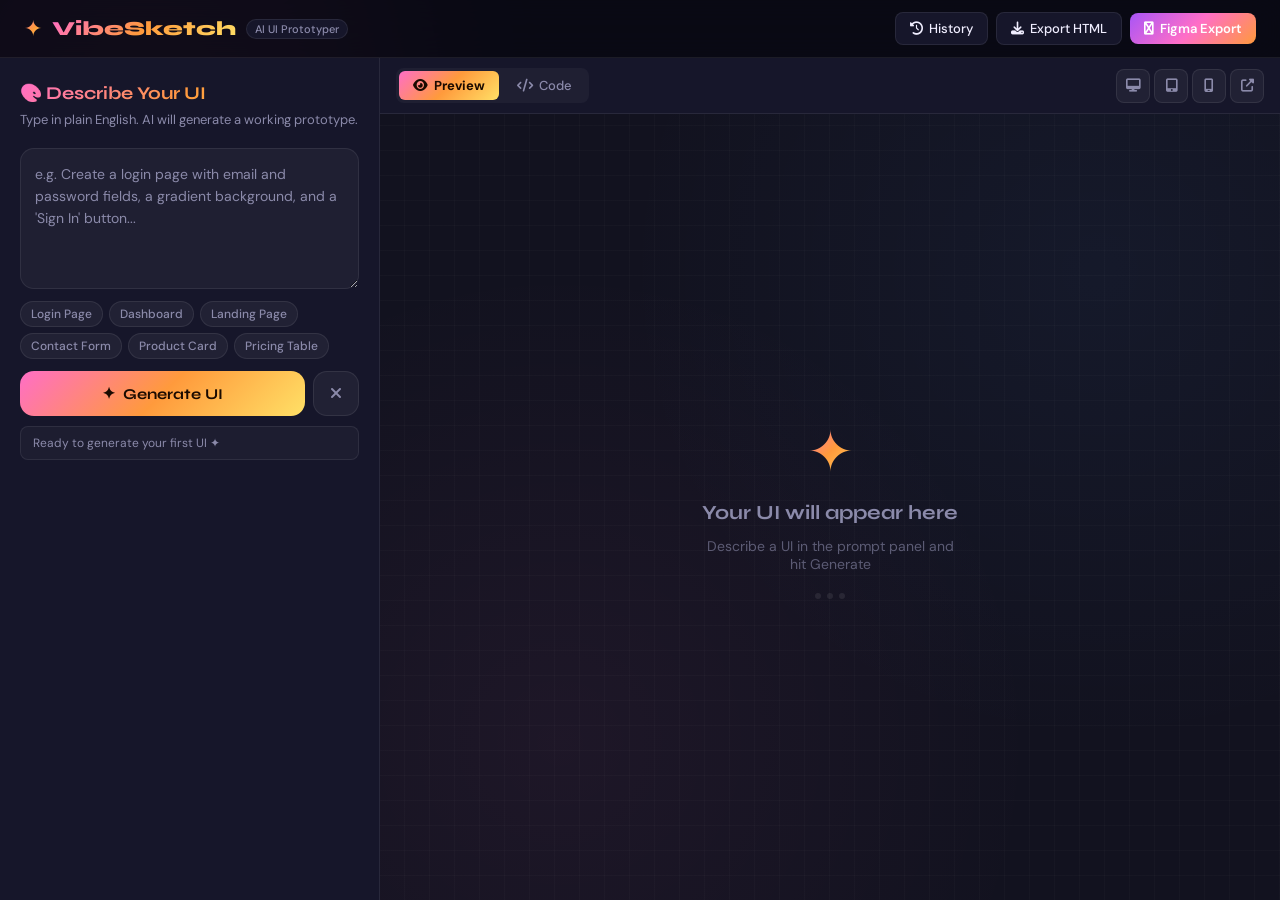
<file: index.html>
<!DOCTYPE html>
<html lang="en">
<head>
  <meta charset="UTF-8" />
  <meta name="viewport" content="width=device-width, initial-scale=1.0" />
  <title>VibeSketch — NL to UI</title>
  <link rel="stylesheet" href="style.css" />
  <link href="https://fonts.googleapis.com/css2?family=Syne:wght@400;600;700;800&family=DM+Sans:ital,wght@0,300;0,400;0,500;1,300&display=swap" rel="stylesheet">
  <link rel="stylesheet" href="https://cdnjs.cloudflare.com/ajax/libs/font-awesome/6.5.0/css/all.min.css">
</head>
<body>

  <!-- Animated background blobs -->
  <div class="bg-blobs">
    <div class="blob blob-1"></div>
    <div class="blob blob-2"></div>
    <div class="blob blob-3"></div>
  </div>

  <!-- TOP NAV -->
  <nav class="topnav">
    <div class="nav-brand">
      <span class="brand-icon">✦</span>
      <span class="brand-name">VibeSketch</span>
      <span class="brand-tag">AI UI Prototyper</span>
    </div>
    <div class="nav-actions">
      <button class="nav-btn" id="historyBtn" title="Prompt History">
        <i class="fa fa-clock-rotate-left"></i> History
      </button>
      <button class="nav-btn" id="exportHtmlBtn" title="Download HTML">
        <i class="fa fa-download"></i> Export HTML
      </button>
      <button class="nav-btn highlight" id="figmaBtn" title="Send to Figma">
        <i class="fa fa-figma"></i> Figma Export
      </button>
    </div>
  </nav>

  <!-- MAIN LAYOUT -->
  <main class="app-layout">

    <!-- LEFT PANEL: Prompt -->
    <aside class="left-panel">
      <div class="panel-header">
        <h2>🎨 Describe Your UI</h2>
        <p class="panel-sub">Type in plain English. AI will generate a working prototype.</p>
      </div>

      <div class="prompt-area">
        <textarea
          id="promptInput"
          placeholder="e.g. Create a login page with email and password fields, a gradient background, and a 'Sign In' button..."
          rows="5"
        ></textarea>

        <div class="prompt-chips">
          <span class="chip" data-prompt="Create a login page with email, password fields and a sign in button">Login Page</span>
          <span class="chip" data-prompt="Build a dashboard with a sidebar, stats cards, and a chart area">Dashboard</span>
          <span class="chip" data-prompt="Design a landing page with a hero section, features grid, and a CTA button">Landing Page</span>
          <span class="chip" data-prompt="Make a contact form with name, email, message fields and a submit button">Contact Form</span>
          <span class="chip" data-prompt="Create a product card with image, title, price, rating and add to cart button">Product Card</span>
          <span class="chip" data-prompt="Build a pricing table with 3 tiers: Free, Pro, Enterprise with feature lists">Pricing Table</span>
        </div>

        <div class="generate-row">
          <button class="generate-btn" id="generateBtn">
            <span class="btn-icon">✦</span>
            <span class="btn-text">Generate UI</span>
            <span class="btn-loader" id="btnLoader" style="display:none">
              <i class="fa fa-circle-notch fa-spin"></i>
            </span>
          </button>
          <button class="clear-btn" id="clearBtn" title="Clear prompt">
            <i class="fa fa-xmark"></i>
          </button>
        </div>
      </div>

      <!-- Refinement -->
      <div class="refinement-section" id="refinementSection" style="display:none">
        <div class="refine-header">
          <span class="refine-badge">✦ Refine</span>
          <span>Iterate on your design</span>
        </div>
        <textarea
          id="refineInput"
          placeholder="e.g. Make the button bigger, change background to dark blue, add a logo placeholder..."
          rows="3"
        ></textarea>
        <button class="refine-btn" id="refineBtn">
          <i class="fa fa-wand-magic-sparkles"></i> Apply Refinement
        </button>
      </div>

      <!-- Model selector -->

      <!-- Status bar -->
      <div class="status-bar" id="statusBar">
        <span id="statusText">Ready to generate your first UI ✦</span>
      </div>
    </aside>

    <!-- RIGHT PANEL: Preview -->
    <section class="right-panel">
      <div class="preview-topbar">
        <div class="preview-tabs">
          <button class="tab-btn active" id="tabPreview">
            <i class="fa fa-eye"></i> Preview
          </button>
          <button class="tab-btn" id="tabCode">
            <i class="fa fa-code"></i> Code
          </button>
        </div>
        <div class="preview-controls">
          <button class="icon-btn" id="deviceDesktop" title="Desktop" data-device="desktop">
            <i class="fa fa-desktop"></i>
          </button>
          <button class="icon-btn" id="deviceTablet" title="Tablet" data-device="tablet">
            <i class="fa fa-tablet-screen-button"></i>
          </button>
          <button class="icon-btn" id="deviceMobile" title="Mobile" data-device="mobile">
            <i class="fa fa-mobile-screen"></i>
          </button>
          <button class="icon-btn" id="fullscreenBtn" title="Open in new tab">
            <i class="fa fa-up-right-from-square"></i>
          </button>
        </div>
      </div>

      <!-- Preview iframe -->
      <div class="preview-container" id="previewContainer">
        <div class="preview-placeholder" id="previewPlaceholder">
          <div class="placeholder-inner">
            <div class="placeholder-icon">✦</div>
            <h3>Your UI will appear here</h3>
            <p>Describe a UI in the prompt panel and hit Generate</p>
            <div class="placeholder-dots">
              <span></span><span></span><span></span>
            </div>
          </div>
        </div>
        <iframe
          id="previewFrame"
          class="preview-frame"
          sandbox="allow-scripts allow-same-origin"
          style="display:none"
          title="Generated UI Preview"
        ></iframe>
      </div>

      <!-- Code view -->
      <div class="code-container" id="codeContainer" style="display:none">
        <div class="code-toolbar">
          <span class="code-lang">HTML · CSS · JS</span>
          <button class="copy-btn" id="copyCodeBtn">
            <i class="fa fa-copy"></i> Copy Code
          </button>
        </div>
        <pre class="code-block" id="codeBlock"></pre>
      </div>
    </section>
  </main>

  <!-- HISTORY MODAL -->
  <div class="modal-overlay" id="historyModal" style="display:none">
    <div class="modal">
      <div class="modal-header">
        <h3>✦ Prompt History</h3>
        <button class="modal-close" id="closeHistory"><i class="fa fa-xmark"></i></button>
      </div>
      <div class="modal-body" id="historyList">
        <p class="empty-state">No prompts yet. Generate your first UI!</p>
      </div>
      <div class="modal-footer">
        <button class="danger-btn" id="clearHistoryBtn">
          <i class="fa fa-trash"></i> Clear History
        </button>
      </div>
    </div>
  </div>

  <!-- FIGMA MODAL -->
  <div class="modal-overlay" id="figmaModal" style="display:none">
    <div class="modal modal-wide">
      <div class="modal-header">
        <h3><i class="fa fa-figma"></i> Figma Export</h3>
        <button class="modal-close" id="closeFigma"><i class="fa fa-xmark"></i></button>
      </div>
      <div class="modal-body">
        <div class="figma-tabs">
          <button class="figma-tab active" data-ftab="tokens">Design Tokens JSON</button>
          <button class="figma-tab" data-ftab="plugin">Figma Plugin Code</button>
          <button class="figma-tab" data-ftab="guide">How to Use</button>
        </div>

        <div class="figma-tab-content active" id="ftab-tokens">
          <div class="code-toolbar">
            <span class="code-lang">tokens.json</span>
            <button class="copy-btn" id="copyTokensBtn"><i class="fa fa-copy"></i> Copy</button>
            <button class="copy-btn" id="downloadTokensBtn"><i class="fa fa-download"></i> Download</button>
          </div>
          <pre class="code-block" id="tokensOutput">Generate a UI first to extract design tokens.</pre>
        </div>

        <div class="figma-tab-content" id="ftab-plugin">
          <div class="code-toolbar">
            <span class="code-lang">plugin.js — paste into Figma Plugin Runner</span>
            <button class="copy-btn" id="copyPluginBtn"><i class="fa fa-copy"></i> Copy</button>
          </div>
          <pre class="code-block" id="pluginOutput">Generate a UI first to get the plugin code.</pre>
        </div>

        <div class="figma-tab-content" id="ftab-guide">
          <div class="figma-guide">
            <h4>🔌 Method 1 — Design Tokens (Recommended)</h4>
            <ol>
              <li>Click <strong>Design Tokens JSON</strong> tab → Download <code>tokens.json</code></li>
              <li>In Figma, install the <strong>Tokens Studio for Figma</strong> plugin (free)</li>
              <li>Open the plugin → click <em>Load from file</em> → select your <code>tokens.json</code></li>
              <li>Apply tokens to your Figma file — colors, typography, spacing will be synced</li>
            </ol>

            <h4>🔌 Method 2 — Figma Plugin Runner</h4>
            <ol>
              <li>In Figma, go to <strong>Plugins → Development → New Plugin</strong></li>
              <li>Choose <em>Run once</em> script</li>
              <li>Paste the code from the <strong>Figma Plugin Code</strong> tab</li>
              <li>Click Run — frames, auto layout, colors, and text styles will be created</li>
            </ol>

            <h4>✅ What gets exported</h4>
            <ul>
              <li>All CSS hex colors → Figma Color Styles</li>
              <li>Font families, sizes, weights → Figma Text Styles</li>
              <li>Layout structure → Figma Frames with Auto Layout</li>
              <li>Spacing & border radius → Figma design tokens</li>
            </ul>
          </div>
        </div>
      </div>
    </div>
  </div>

  <script src="app.js"></script>
</body>
</html>
</file>
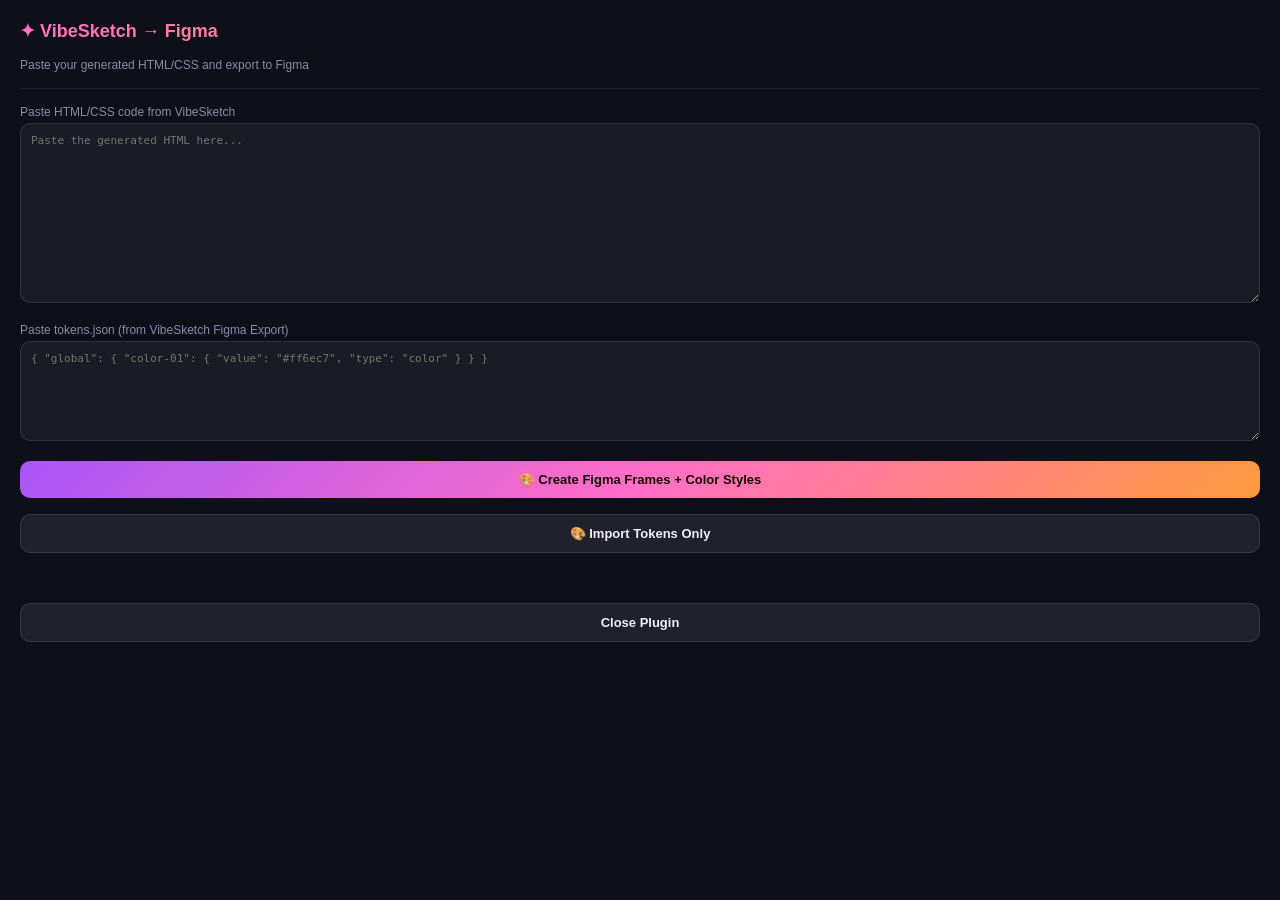
<file: figma-plugin/ui.html>
<!DOCTYPE html>
<html>
<head>
<meta charset="UTF-8">
<style>
  * { box-sizing: border-box; margin: 0; padding: 0; }
  body {
    font-family: 'Inter', sans-serif;
    background: #0f0f1a;
    color: #f0eeff;
    padding: 20px;
    display: flex;
    flex-direction: column;
    gap: 16px;
    height: 100vh;
    overflow-y: auto;
  }
  .logo {
    display: flex;
    align-items: center;
    gap: 8px;
    font-weight: 800;
    font-size: 18px;
    background: linear-gradient(135deg, #ff6ec7, #ff9a3c, #ffe066);
    -webkit-background-clip: text;
    -webkit-text-fill-color: transparent;
  }
  .sub { font-size: 12px; color: #8b8aaa; }
  textarea {
    width: 100%;
    background: rgba(255,255,255,0.05);
    border: 1px solid rgba(255,255,255,0.1);
    border-radius: 10px;
    color: #f0eeff;
    font-family: monospace;
    font-size: 11px;
    padding: 10px;
    height: 180px;
    resize: vertical;
  }
  textarea:focus { outline: none; border-color: #ff6ec7; }
  label { font-size: 12px; color: #8b8aaa; margin-bottom: 4px; display:block; }
  .btn {
    width: 100%;
    padding: 11px;
    border: none;
    border-radius: 10px;
    font-weight: 700;
    font-size: 13px;
    cursor: pointer;
    transition: opacity 0.2s;
  }
  .btn:hover { opacity: 0.85; }
  .btn-primary { background: linear-gradient(135deg, #a855f7, #ff6ec7, #ff9a3c); color: #1a0a00; }
  .btn-secondary { background: rgba(255,255,255,0.08); color: #f0eeff; border: 1px solid rgba(255,255,255,0.1); }
  .divider { height: 1px; background: rgba(255,255,255,0.08); }
  .status {
    font-size: 12px;
    color: #3cffd0;
    min-height: 18px;
    text-align: center;
  }
  .section-title {
    font-size: 11px;
    font-weight: 700;
    text-transform: uppercase;
    letter-spacing: 1px;
    color: #8b8aaa;
  }
</style>
</head>
<body>

<div class="logo">✦ VibeSketch → Figma</div>
<p class="sub">Paste your generated HTML/CSS and export to Figma</p>

<div class="divider"></div>

<div>
  <label>Paste HTML/CSS code from VibeSketch</label>
  <textarea id="htmlInput" placeholder="Paste the generated HTML here..."></textarea>
</div>

<div>
  <label>Paste tokens.json (from VibeSketch Figma Export)</label>
  <textarea id="tokensInput" placeholder='{ "global": { "color-01": { "value": "#ff6ec7", "type": "color" } } }' style="height:100px"></textarea>
</div>

<button class="btn btn-primary" id="generateBtn">
  🎨 Create Figma Frames + Color Styles
</button>

<button class="btn btn-secondary" id="tokensOnlyBtn">
  🎨 Import Tokens Only
</button>

<div class="status" id="status"></div>

<button class="btn btn-secondary" id="closeBtn">Close Plugin</button>

<script>
  const status = document.getElementById('status');

  document.getElementById('generateBtn').addEventListener('click', () => {
    const html   = document.getElementById('htmlInput').value.trim();
    const tokRaw = document.getElementById('tokensInput').value.trim();
    if (!html) { status.textContent = '⚠ Please paste HTML first'; status.style.color = '#ff6060'; return; }

    let tokens = {};
    try { tokens = tokRaw ? JSON.parse(tokRaw) : {}; } catch(e) { status.textContent = '⚠ Invalid tokens JSON'; status.style.color = '#ff6060'; return; }

    status.textContent = 'Creating frames...';
    status.style.color = '#ffe066';
    parent.postMessage({ pluginMessage: { type: 'generate-frames', html, tokens } }, '*');
  });

  document.getElementById('tokensOnlyBtn').addEventListener('click', () => {
    const tokRaw = document.getElementById('tokensInput').value.trim();
    if (!tokRaw) { status.textContent = '⚠ Please paste tokens JSON first'; status.style.color = '#ff6060'; return; }
    let tokens = {};
    try { tokens = JSON.parse(tokRaw); } catch(e) { status.textContent = '⚠ Invalid JSON'; status.style.color = '#ff6060'; return; }
    status.textContent = 'Importing tokens...';
    status.style.color = '#ffe066';
    parent.postMessage({ pluginMessage: { type: 'import-tokens', tokens } }, '*');
  });

  document.getElementById('closeBtn').addEventListener('click', () => {
    parent.postMessage({ pluginMessage: { type: 'close' } }, '*');
  });

  window.onmessage = e => {
    const msg = e.data.pluginMessage;
    if (msg?.type === 'done') {
      status.textContent = '✦ ' + msg.text;
      status.style.color = '#3cffd0';
    }
  };
</script>
</body>
</html>
</file>
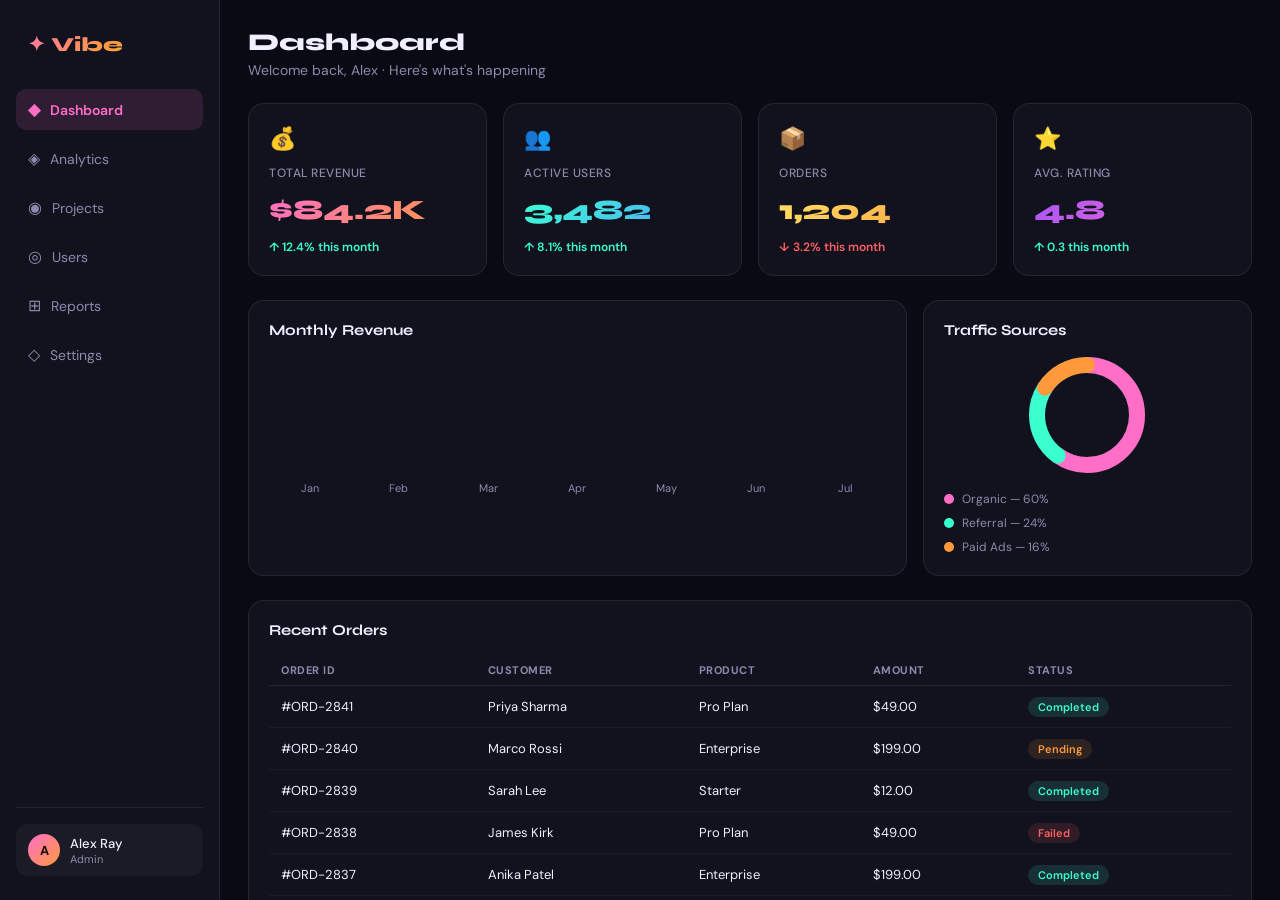
<file: samples/dashboard.html>
<!DOCTYPE html>
<html lang="en">
<head>
<meta charset="UTF-8">
<meta name="viewport" content="width=device-width, initial-scale=1.0">
<title>Dashboard — VibeSketch Sample</title>
<link href="https://fonts.googleapis.com/css2?family=Syne:wght@600;700;800&family=DM+Sans:wght@300;400;500&display=swap" rel="stylesheet">
<style>
  :root {
    --bg: #0a0a14; --surface: #12121f; --panel: #16162a;
    --border: rgba(255,255,255,0.08); --text: #f0eeff; --muted: #8b8aaa;
    --pink: #ff6ec7; --cyan: #3cffd0; --orange: #ff9a3c; --yellow: #ffe066;
  }
  * { box-sizing:border-box; margin:0; padding:0; }
  body { font-family:'DM Sans',sans-serif; background:var(--bg); color:var(--text); display:flex; height:100vh; overflow:hidden; }

  /* Sidebar */
  .sidebar {
    width: 220px; background:var(--surface); border-right:1px solid var(--border);
    display:flex; flex-direction:column; padding:24px 16px; gap:8px; flex-shrink:0;
  }
  .sidebar-logo {
    font-family:'Syne',sans-serif; font-weight:800; font-size:20px;
    background:linear-gradient(135deg,var(--pink),var(--orange),var(--yellow));
    -webkit-background-clip:text; -webkit-text-fill-color:transparent;
    padding:8px 12px; margin-bottom:16px;
  }
  .nav-item {
    display:flex; align-items:center; gap:10px; padding:10px 12px;
    border-radius:10px; color:var(--muted); font-size:14px; cursor:pointer;
    transition:all 0.2s;
  }
  .nav-item:hover { background:rgba(255,255,255,0.05); color:var(--text); }
  .nav-item.active { background:rgba(255,110,199,0.12); color:var(--pink); font-weight:600; }
  .nav-icon { font-size:16px; }
  .sidebar-footer { margin-top:auto; border-top:1px solid var(--border); padding-top:16px; }
  .user-pill {
    display:flex; align-items:center; gap:10px; padding:10px 12px;
    background:rgba(255,255,255,0.04); border-radius:12px;
  }
  .avatar { width:32px;height:32px;border-radius:50%;background:linear-gradient(135deg,var(--pink),var(--orange)); display:flex;align-items:center;justify-content:center;font-weight:700;font-size:13px;color:#1a0a00; }
  .user-name { font-size:13px;font-weight:500; }
  .user-role { font-size:11px;color:var(--muted); }

  /* Main */
  .main { flex:1; overflow-y:auto; padding:28px; display:flex; flex-direction:column; gap:24px; }
  .page-title { font-family:'Syne',sans-serif; font-size:24px; font-weight:800; }
  .page-sub { color:var(--muted); font-size:14px; margin-top:4px; }

  /* Stats */
  .stats-grid { display:grid; grid-template-columns:repeat(4,1fr); gap:16px; }
  .stat-card {
    background:var(--surface); border:1px solid var(--border); border-radius:16px;
    padding:20px; display:flex; flex-direction:column; gap:12px;
    transition:all 0.2s;
  }
  .stat-card:hover { border-color:rgba(255,110,199,0.3); transform:translateY(-2px); }
  .stat-label { font-size:12px; color:var(--muted); font-weight:500; text-transform:uppercase; letter-spacing:0.5px; }
  .stat-value { font-family:'Syne',sans-serif; font-size:28px; font-weight:800; }
  .stat-delta { font-size:12px; font-weight:600; }
  .stat-delta.up { color:var(--cyan); }
  .stat-delta.down { color:#ff6060; }
  .stat-icon { font-size:22px; }

  /* Chart area */
  .chart-row { display:grid; grid-template-columns:2fr 1fr; gap:16px; }
  .card {
    background:var(--surface); border:1px solid var(--border); border-radius:16px;
    padding:20px;
  }
  .card-title { font-family:'Syne',sans-serif; font-size:15px; font-weight:700; margin-bottom:16px; }

  /* Fake bar chart */
  .bar-chart { display:flex; align-items:flex-end; gap:8px; height:140px; }
  .bar-wrap { display:flex; flex-direction:column; align-items:center; gap:6px; flex:1; }
  .bar { width:100%; border-radius:6px 6px 0 0; transition:height 0.5s ease; }
  .bar-label { font-size:11px; color:var(--muted); }

  /* Donut */
  .donut-wrap { display:flex; flex-direction:column; align-items:center; gap:16px; }
  svg.donut { transform:rotate(-90deg); }
  .legend { display:flex; flex-direction:column; gap:8px; width:100%; }
  .legend-item { display:flex; align-items:center; gap:8px; font-size:12px; color:var(--muted); }
  .legend-dot { width:10px;height:10px;border-radius:50%; flex-shrink:0; }

  /* Table */
  .table-wrap { overflow:auto; }
  table { width:100%; border-collapse:collapse; }
  th { font-size:11px; color:var(--muted); text-transform:uppercase; letter-spacing:0.5px; text-align:left; padding:8px 12px; border-bottom:1px solid var(--border); }
  td { font-size:13px; padding:12px; border-bottom:1px solid rgba(255,255,255,0.04); }
  tr:hover td { background:rgba(255,255,255,0.02); }
  .badge { padding:3px 10px; border-radius:20px; font-size:11px; font-weight:600; }
  .badge-green { background:rgba(60,255,208,0.12); color:var(--cyan); }
  .badge-orange { background:rgba(255,154,60,0.12); color:var(--orange); }
  .badge-red { background:rgba(255,96,96,0.12); color:#ff6060; }
</style>
</head>
<body>
  <!-- Sidebar -->
  <aside class="sidebar">
    <div class="sidebar-logo">✦ Vibe</div>
    <div class="nav-item active"><span class="nav-icon">◆</span> Dashboard</div>
    <div class="nav-item"><span class="nav-icon">◈</span> Analytics</div>
    <div class="nav-item"><span class="nav-icon">◉</span> Projects</div>
    <div class="nav-item"><span class="nav-icon">◎</span> Users</div>
    <div class="nav-item"><span class="nav-icon">⊞</span> Reports</div>
    <div class="nav-item"><span class="nav-icon">◇</span> Settings</div>
    <div class="sidebar-footer">
      <div class="user-pill">
        <div class="avatar">A</div>
        <div><div class="user-name">Alex Ray</div><div class="user-role">Admin</div></div>
      </div>
    </div>
  </aside>

  <!-- Main -->
  <main class="main">
    <div>
      <div class="page-title">Dashboard</div>
      <div class="page-sub">Welcome back, Alex · Here's what's happening</div>
    </div>

    <!-- Stats -->
    <div class="stats-grid">
      <div class="stat-card">
        <div class="stat-icon">💰</div>
        <div class="stat-label">Total Revenue</div>
        <div class="stat-value" style="background:linear-gradient(135deg,#ff6ec7,#ff9a3c);-webkit-background-clip:text;-webkit-text-fill-color:transparent">$84.2K</div>
        <div class="stat-delta up">↑ 12.4% this month</div>
      </div>
      <div class="stat-card">
        <div class="stat-icon">👥</div>
        <div class="stat-label">Active Users</div>
        <div class="stat-value" style="background:linear-gradient(135deg,#3cffd0,#4d9fff);-webkit-background-clip:text;-webkit-text-fill-color:transparent">3,482</div>
        <div class="stat-delta up">↑ 8.1% this month</div>
      </div>
      <div class="stat-card">
        <div class="stat-icon">📦</div>
        <div class="stat-label">Orders</div>
        <div class="stat-value" style="background:linear-gradient(135deg,#ffe066,#ff9a3c);-webkit-background-clip:text;-webkit-text-fill-color:transparent">1,204</div>
        <div class="stat-delta down">↓ 3.2% this month</div>
      </div>
      <div class="stat-card">
        <div class="stat-icon">⭐</div>
        <div class="stat-label">Avg. Rating</div>
        <div class="stat-value" style="background:linear-gradient(135deg,#a855f7,#ff6ec7);-webkit-background-clip:text;-webkit-text-fill-color:transparent">4.8</div>
        <div class="stat-delta up">↑ 0.3 this month</div>
      </div>
    </div>

    <!-- Chart Row -->
    <div class="chart-row">
      <div class="card">
        <div class="card-title">Monthly Revenue</div>
        <div class="bar-chart" id="barChart"></div>
      </div>
      <div class="card">
        <div class="card-title">Traffic Sources</div>
        <div class="donut-wrap">
          <svg class="donut" width="120" height="120" viewBox="0 0 120 120">
            <circle cx="60" cy="60" r="50" fill="none" stroke="rgba(255,255,255,0.06)" stroke-width="16"/>
            <circle cx="60" cy="60" r="50" fill="none" stroke="#ff6ec7" stroke-width="16" stroke-dasharray="188 126" stroke-linecap="round"/>
            <circle cx="60" cy="60" r="50" fill="none" stroke="#3cffd0" stroke-width="16" stroke-dasharray="76 238" stroke-dashoffset="-188" stroke-linecap="round"/>
            <circle cx="60" cy="60" r="50" fill="none" stroke="#ff9a3c" stroke-width="16" stroke-dasharray="50 264" stroke-dashoffset="-264" stroke-linecap="round"/>
          </svg>
          <div class="legend">
            <div class="legend-item"><div class="legend-dot" style="background:#ff6ec7"></div>Organic — 60%</div>
            <div class="legend-item"><div class="legend-dot" style="background:#3cffd0"></div>Referral — 24%</div>
            <div class="legend-item"><div class="legend-dot" style="background:#ff9a3c"></div>Paid Ads — 16%</div>
          </div>
        </div>
      </div>
    </div>

    <!-- Recent Orders -->
    <div class="card">
      <div class="card-title">Recent Orders</div>
      <div class="table-wrap">
        <table>
          <thead>
            <tr>
              <th>Order ID</th><th>Customer</th><th>Product</th><th>Amount</th><th>Status</th>
            </tr>
          </thead>
          <tbody>
            <tr><td>#ORD-2841</td><td>Priya Sharma</td><td>Pro Plan</td><td>$49.00</td><td><span class="badge badge-green">Completed</span></td></tr>
            <tr><td>#ORD-2840</td><td>Marco Rossi</td><td>Enterprise</td><td>$199.00</td><td><span class="badge badge-orange">Pending</span></td></tr>
            <tr><td>#ORD-2839</td><td>Sarah Lee</td><td>Starter</td><td>$12.00</td><td><span class="badge badge-green">Completed</span></td></tr>
            <tr><td>#ORD-2838</td><td>James Kirk</td><td>Pro Plan</td><td>$49.00</td><td><span class="badge badge-red">Failed</span></td></tr>
            <tr><td>#ORD-2837</td><td>Anika Patel</td><td>Enterprise</td><td>$199.00</td><td><span class="badge badge-green">Completed</span></td></tr>
          </tbody>
        </table>
      </div>
    </div>
  </main>

<script>
  // Render bar chart
  const months = ['Jan','Feb','Mar','Apr','May','Jun','Jul'];
  const values = [42, 58, 35, 72, 65, 88, 76];
  const colors = ['#ff6ec7','#ff9a3c','#ffe066','#3cffd0','#4d9fff','#a855f7','#ff6ec7'];
  const chart  = document.getElementById('barChart');
  const maxVal = Math.max(...values);

  months.forEach((m, i) => {
    const wrap = document.createElement('div');
    wrap.className = 'bar-wrap';
    const pct  = (values[i] / maxVal) * 100;
    wrap.innerHTML = `
      <div class="bar" style="height:${pct}%;background:${colors[i]};opacity:0.85"></div>
      <div class="bar-label">${m}</div>`;
    chart.appendChild(wrap);
  });
</script>
</body>
</html>
</file>
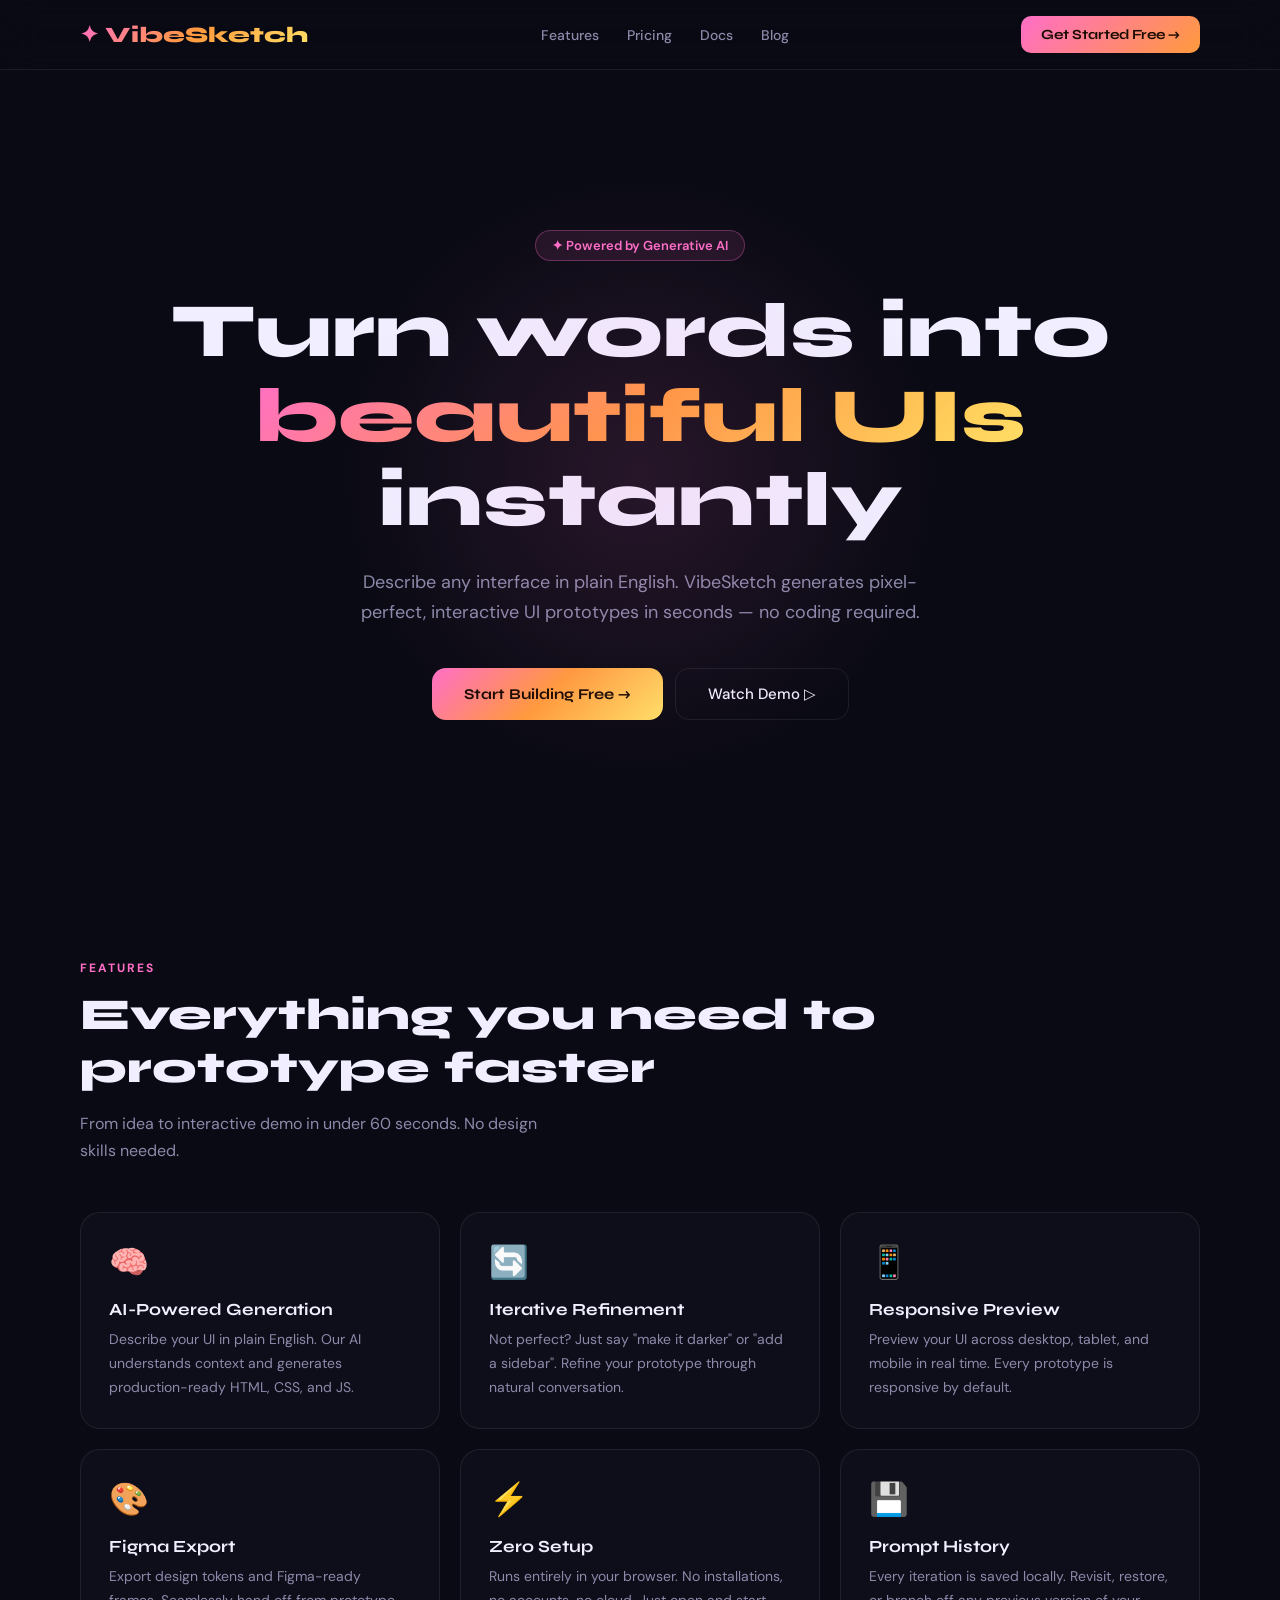
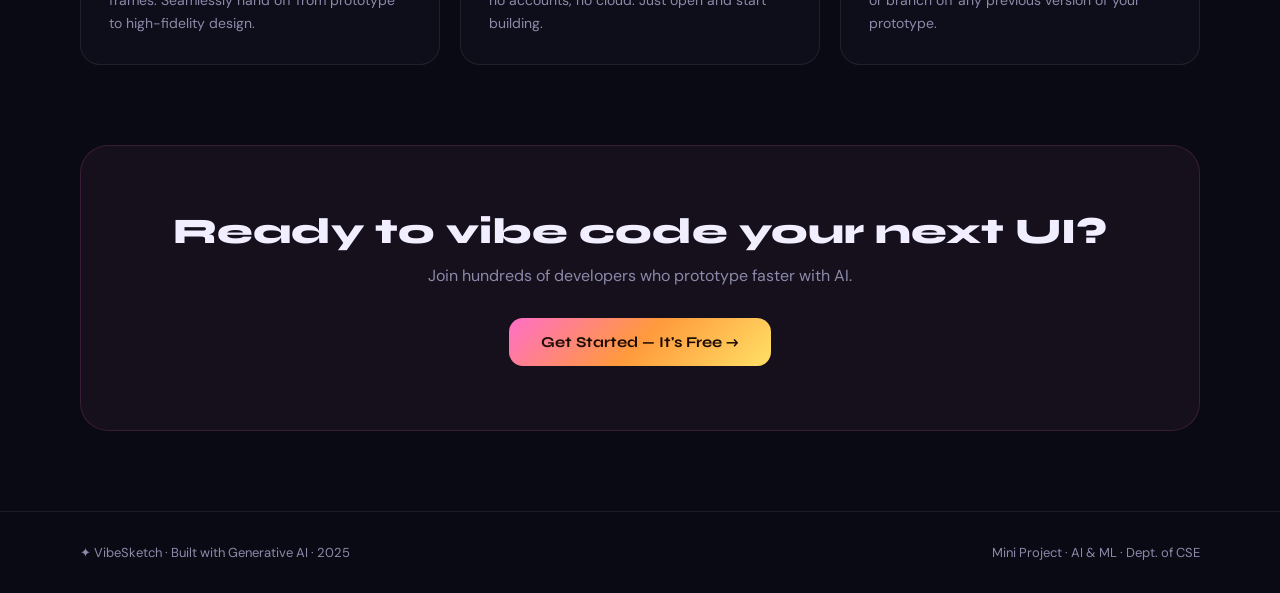
<file: samples/landing-page.html>
<!DOCTYPE html>
<html lang="en">
<head>
<meta charset="UTF-8">
<meta name="viewport" content="width=device-width, initial-scale=1.0">
<title>Landing Page — VibeSketch Sample</title>
<link href="https://fonts.googleapis.com/css2?family=Syne:wght@600;700;800&family=DM+Sans:wght@300;400;500&display=swap" rel="stylesheet">
<style>
  :root {
    --bg:#0a0a14;--text:#f0eeff;--muted:#8b8aaa;--border:rgba(255,255,255,0.08);
    --pink:#ff6ec7;--orange:#ff9a3c;--yellow:#ffe066;--cyan:#3cffd0;--purple:#a855f7;
  }
  *{box-sizing:border-box;margin:0;padding:0;}
  body{font-family:'DM Sans',sans-serif;background:var(--bg);color:var(--text);overflow-x:hidden;}
  
  /* Nav */
  nav{position:sticky;top:0;z-index:100;background:rgba(10,10,20,0.8);backdrop-filter:blur(20px);
    border-bottom:1px solid var(--border);padding:16px 80px;display:flex;align-items:center;justify-content:space-between;}
  .logo{font-family:'Syne',sans-serif;font-weight:800;font-size:22px;
    background:linear-gradient(135deg,var(--pink),var(--orange),var(--yellow));
    -webkit-background-clip:text;-webkit-text-fill-color:transparent;}
  .nav-links{display:flex;gap:28px;list-style:none;}
  .nav-links a{color:var(--muted);text-decoration:none;font-size:14px;font-weight:500;transition:color 0.2s;}
  .nav-links a:hover{color:var(--text);}
  .nav-cta{background:linear-gradient(135deg,var(--pink),var(--orange));border:none;border-radius:10px;
    color:#1a0a00;font-family:'Syne',sans-serif;font-weight:700;font-size:14px;
    padding:10px 20px;cursor:pointer;transition:all 0.2s;}
  .nav-cta:hover{opacity:0.9;transform:translateY(-1px);}

  /* Hero */
  .hero{min-height:90vh;display:flex;flex-direction:column;align-items:center;justify-content:center;
    text-align:center;padding:80px;position:relative;}
  .hero-badge{background:rgba(255,110,199,0.1);border:1px solid rgba(255,110,199,0.3);
    color:var(--pink);border-radius:20px;padding:6px 16px;font-size:13px;font-weight:600;
    margin-bottom:28px;display:inline-flex;align-items:center;gap:6px;}
  .hero h1{font-family:'Syne',sans-serif;font-size:clamp(42px,6vw,80px);font-weight:800;
    line-height:1.1;margin-bottom:24px;}
  .hero h1 .grad{background:linear-gradient(135deg,var(--pink),var(--orange),var(--yellow));
    -webkit-background-clip:text;-webkit-text-fill-color:transparent;}
  .hero-sub{font-size:18px;color:var(--muted);max-width:560px;line-height:1.7;margin-bottom:40px;}
  .hero-btns{display:flex;gap:12px;justify-content:center;flex-wrap:wrap;}
  .btn-grad{background:linear-gradient(135deg,var(--pink),var(--orange),var(--yellow));
    border:none;border-radius:14px;color:#1a0a00;font-family:'Syne',sans-serif;font-weight:700;
    font-size:15px;padding:15px 32px;cursor:pointer;transition:all 0.2s;}
  .btn-grad:hover{transform:translateY(-3px);box-shadow:0 12px 40px rgba(255,110,199,0.4);}
  .btn-outline{background:none;border:1px solid var(--border);border-radius:14px;color:var(--text);
    font-family:'DM Sans',sans-serif;font-weight:500;font-size:15px;padding:15px 32px;cursor:pointer;transition:all 0.2s;}
  .btn-outline:hover{background:rgba(255,255,255,0.05);}
  .hero-glow{position:absolute;width:600px;height:600px;border-radius:50%;
    background:radial-gradient(circle,rgba(255,110,199,0.12),transparent 70%);
    top:50%;left:50%;transform:translate(-50%,-50%);pointer-events:none;}

  /* Features */
  section{padding:80px;}
  .section-label{font-size:12px;font-weight:700;text-transform:uppercase;letter-spacing:2px;color:var(--pink);margin-bottom:12px;}
  .section-title{font-family:'Syne',sans-serif;font-size:clamp(28px,4vw,44px);font-weight:800;margin-bottom:16px;}
  .section-sub{color:var(--muted);font-size:16px;max-width:480px;line-height:1.7;margin-bottom:48px;}
  .features-grid{display:grid;grid-template-columns:repeat(auto-fit,minmax(280px,1fr));gap:20px;}
  .feature-card{background:rgba(18,18,31,0.6);border:1px solid var(--border);border-radius:20px;
    padding:28px;transition:all 0.3s;}
  .feature-card:hover{border-color:rgba(255,110,199,0.3);transform:translateY(-4px);
    box-shadow:0 20px 60px rgba(0,0,0,0.3);}
  .feature-icon{font-size:32px;margin-bottom:16px;}
  .feature-card h3{font-family:'Syne',sans-serif;font-weight:700;font-size:17px;margin-bottom:8px;}
  .feature-card p{color:var(--muted);font-size:14px;line-height:1.7;}

  /* CTA */
  .cta-section{background:rgba(255,110,199,0.05);border:1px solid rgba(255,110,199,0.15);
    border-radius:28px;margin:0 80px 80px;padding:64px;text-align:center;}
  .cta-section h2{font-family:'Syne',sans-serif;font-size:36px;font-weight:800;margin-bottom:12px;}
  .cta-section p{color:var(--muted);font-size:16px;margin-bottom:32px;}

  /* Footer */
  footer{border-top:1px solid var(--border);padding:32px 80px;display:flex;align-items:center;justify-content:space-between;}
  footer p{color:var(--muted);font-size:13px;}
</style>
</head>
<body>
  <nav>
    <div class="logo">✦ VibeSketch</div>
    <ul class="nav-links">
      <li><a href="#">Features</a></li>
      <li><a href="#">Pricing</a></li>
      <li><a href="#">Docs</a></li>
      <li><a href="#">Blog</a></li>
    </ul>
    <button class="nav-cta">Get Started Free →</button>
  </nav>

  <div class="hero">
    <div class="hero-glow"></div>
    <div class="hero-badge">✦ Powered by Generative AI</div>
    <h1>Turn words into<br><span class="grad">beautiful UIs</span><br>instantly</h1>
    <p class="hero-sub">
      Describe any interface in plain English. VibeSketch generates pixel-perfect,
      interactive UI prototypes in seconds — no coding required.
    </p>
    <div class="hero-btns">
      <button class="btn-grad">Start Building Free →</button>
      <button class="btn-outline">Watch Demo ▷</button>
    </div>
  </div>

  <section>
    <div class="section-label">Features</div>
    <h2 class="section-title">Everything you need to prototype faster</h2>
    <p class="section-sub">From idea to interactive demo in under 60 seconds. No design skills needed.</p>
    <div class="features-grid">
      <div class="feature-card">
        <div class="feature-icon">🧠</div>
        <h3>AI-Powered Generation</h3>
        <p>Describe your UI in plain English. Our AI understands context and generates production-ready HTML, CSS, and JS.</p>
      </div>
      <div class="feature-card">
        <div class="feature-icon">🔄</div>
        <h3>Iterative Refinement</h3>
        <p>Not perfect? Just say "make it darker" or "add a sidebar". Refine your prototype through natural conversation.</p>
      </div>
      <div class="feature-card">
        <div class="feature-icon">📱</div>
        <h3>Responsive Preview</h3>
        <p>Preview your UI across desktop, tablet, and mobile in real time. Every prototype is responsive by default.</p>
      </div>
      <div class="feature-card">
        <div class="feature-icon">🎨</div>
        <h3>Figma Export</h3>
        <p>Export design tokens and Figma-ready frames. Seamlessly hand off from prototype to high-fidelity design.</p>
      </div>
      <div class="feature-card">
        <div class="feature-icon">⚡</div>
        <h3>Zero Setup</h3>
        <p>Runs entirely in your browser. No installations, no accounts, no cloud. Just open and start building.</p>
      </div>
      <div class="feature-card">
        <div class="feature-icon">💾</div>
        <h3>Prompt History</h3>
        <p>Every iteration is saved locally. Revisit, restore, or branch off any previous version of your prototype.</p>
      </div>
    </div>
  </section>

  <div class="cta-section">
    <h2>Ready to vibe code your next UI?</h2>
    <p>Join hundreds of developers who prototype faster with AI.</p>
    <button class="btn-grad">Get Started — It's Free →</button>
  </div>

  <footer>
    <p>✦ VibeSketch · Built with Generative AI · 2025</p>
    <p style="color:var(--muted)">Mini Project · AI & ML · Dept. of CSE</p>
  </footer>
</body>
</html>
</file>
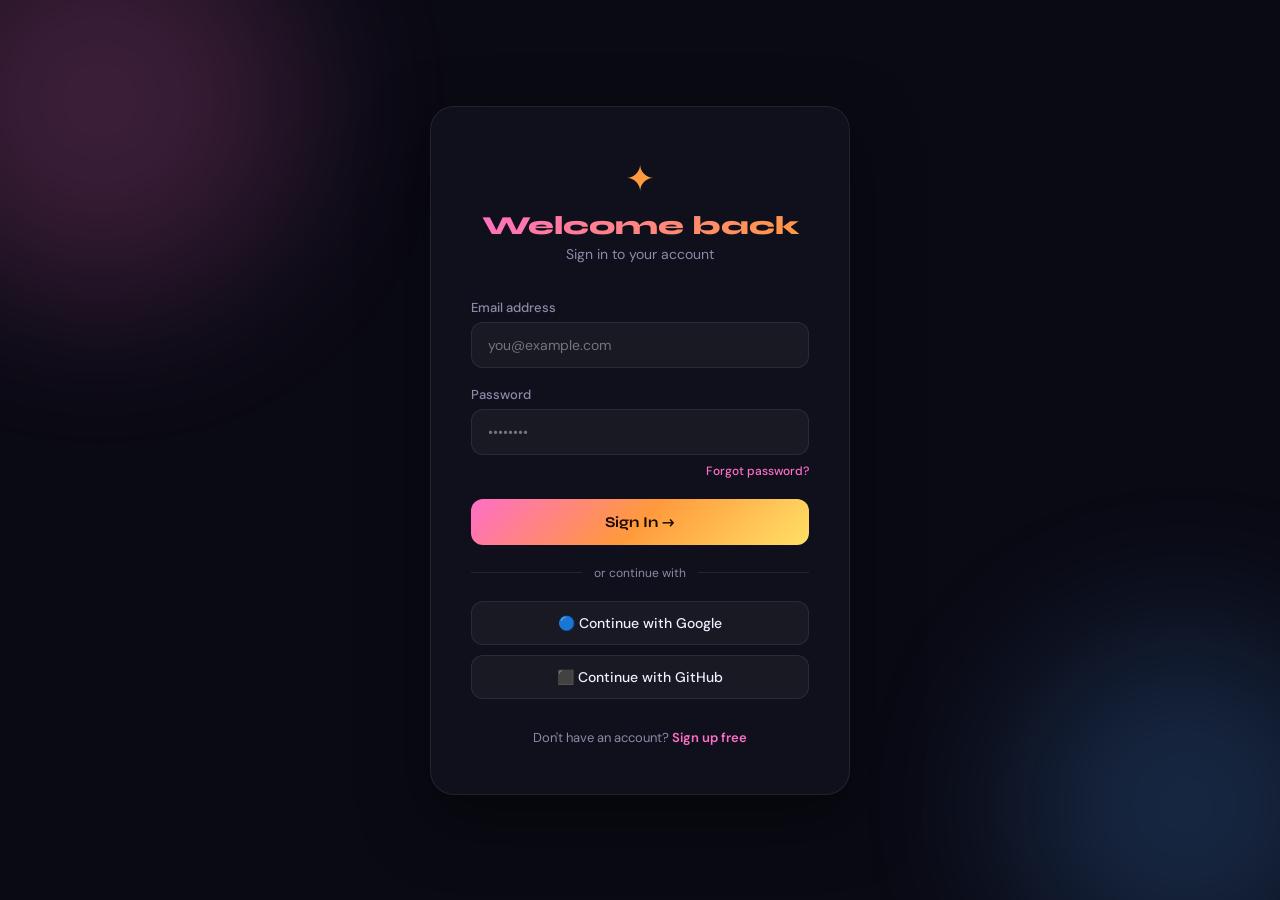
<file: samples/login-page.html>
<!DOCTYPE html>
<html lang="en">
<head>
<meta charset="UTF-8">
<meta name="viewport" content="width=device-width, initial-scale=1.0">
<title>Login — VibeSketch Sample</title>
<link href="https://fonts.googleapis.com/css2?family=Syne:wght@600;700;800&family=DM+Sans:wght@300;400;500&display=swap" rel="stylesheet">
<style>
  :root {
    --pink: #ff6ec7;
    --orange: #ff9a3c;
    --yellow: #ffe066;
    --bg: #0a0a14;
    --surface: #12121f;
    --border: rgba(255,255,255,0.08);
    --text: #f0eeff;
    --muted: #8b8aaa;
  }
  * { box-sizing:border-box; margin:0; padding:0; }
  body {
    font-family: 'DM Sans', sans-serif;
    min-height: 100vh;
    background: var(--bg);
    display: flex;
    align-items: center;
    justify-content: center;
    overflow: hidden;
    position: relative;
  }
  .blob {
    position: fixed;
    border-radius: 50%;
    filter: blur(80px);
    opacity: 0.2;
    pointer-events: none;
  }
  .blob-1 { width:400px;height:400px;background:var(--pink);top:-100px;left:-100px; }
  .blob-2 { width:350px;height:350px;background:#4d9fff;bottom:-80px;right:-80px; }

  .card {
    background: rgba(18,18,31,0.85);
    backdrop-filter: blur(20px);
    border: 1px solid var(--border);
    border-radius: 24px;
    padding: 48px 40px;
    width: 420px;
    position: relative;
    z-index: 1;
    box-shadow: 0 24px 64px rgba(0,0,0,0.5);
    animation: fadeUp 0.6s ease;
  }
  @keyframes fadeUp {
    from { opacity:0; transform:translateY(24px); }
    to   { opacity:1; transform:translateY(0); }
  }
  .brand {
    text-align: center;
    margin-bottom: 36px;
  }
  .brand-icon {
    font-size: 36px;
    background: linear-gradient(135deg, var(--pink), var(--orange), var(--yellow));
    -webkit-background-clip: text;
    -webkit-text-fill-color: transparent;
    display: block;
    margin-bottom: 8px;
  }
  .brand h1 {
    font-family: 'Syne', sans-serif;
    font-size: 26px;
    font-weight: 800;
    background: linear-gradient(135deg, var(--pink), var(--orange));
    -webkit-background-clip: text;
    -webkit-text-fill-color: transparent;
  }
  .brand p {
    color: var(--muted);
    font-size: 14px;
    margin-top: 4px;
  }
  .form-group {
    margin-bottom: 18px;
  }
  label {
    display: block;
    font-size: 13px;
    font-weight: 500;
    color: var(--muted);
    margin-bottom: 6px;
  }
  input {
    width: 100%;
    background: rgba(255,255,255,0.04);
    border: 1px solid var(--border);
    border-radius: 12px;
    color: var(--text);
    font-family: 'DM Sans', sans-serif;
    font-size: 14px;
    padding: 13px 16px;
    transition: all 0.2s;
  }
  input:focus {
    outline: none;
    border-color: var(--pink);
    background: rgba(255,110,199,0.06);
    box-shadow: 0 0 0 3px rgba(255,110,199,0.1);
  }
  .forgot {
    display: flex;
    justify-content: flex-end;
    margin-top: -10px;
    margin-bottom: 20px;
  }
  .forgot a {
    color: var(--pink);
    font-size: 12px;
    text-decoration: none;
    font-weight: 500;
  }
  .btn {
    width: 100%;
    background: linear-gradient(135deg, var(--pink), var(--orange), var(--yellow));
    border: none;
    border-radius: 12px;
    color: #1a0a00;
    font-family: 'Syne', sans-serif;
    font-weight: 700;
    font-size: 15px;
    padding: 14px;
    cursor: pointer;
    transition: all 0.2s;
    margin-bottom: 20px;
  }
  .btn:hover { opacity:0.9; transform:translateY(-2px); box-shadow:0 8px 30px rgba(255,110,199,0.4); }
  .btn:active { transform:translateY(0); }
  .divider { display:flex;align-items:center;gap:12px;margin-bottom:20px; }
  .divider span { flex:1;height:1px;background:var(--border); }
  .divider p { color:var(--muted);font-size:12px; }
  .social-btn {
    width: 100%;
    background: rgba(255,255,255,0.04);
    border: 1px solid var(--border);
    border-radius: 12px;
    color: var(--text);
    font-family: 'DM Sans', sans-serif;
    font-size: 14px;
    font-weight: 500;
    padding: 12px;
    cursor: pointer;
    transition: all 0.2s;
    margin-bottom: 10px;
  }
  .social-btn:hover { background:rgba(255,255,255,0.08); transform:translateY(-1px); }
  .signup {
    text-align: center;
    color: var(--muted);
    font-size: 13px;
    margin-top: 20px;
  }
  .signup a { color: var(--pink); text-decoration:none; font-weight:600; }
</style>
</head>
<body>
  <div class="blob blob-1"></div>
  <div class="blob blob-2"></div>

  <div class="card">
    <div class="brand">
      <span class="brand-icon">✦</span>
      <h1>Welcome back</h1>
      <p>Sign in to your account</p>
    </div>

    <div class="form-group">
      <label>Email address</label>
      <input type="email" placeholder="you@example.com" />
    </div>

    <div class="form-group">
      <label>Password</label>
      <input type="password" placeholder="••••••••" />
    </div>

    <div class="forgot"><a href="#">Forgot password?</a></div>

    <button class="btn">Sign In →</button>

    <div class="divider">
      <span></span><p>or continue with</p><span></span>
    </div>

    <button class="social-btn">🔵 Continue with Google</button>
    <button class="social-btn">⬛ Continue with GitHub</button>

    <div class="signup">
      Don't have an account? <a href="#">Sign up free</a>
    </div>
  </div>
</body>
</html>
</file>
<file: style.css>
/* ===== VIBESKETCH STYLES =====
   Theme: Colorful · Gradient · Playful
   Fonts: Syne (display) + DM Sans (body)
================================ */

:root {
  --c-bg: #0a0a14;
  --c-surface: #12121f;
  --c-panel: #16162a;
  --c-border: rgba(255,255,255,0.08);
  --c-text: #f0eeff;
  --c-muted: #8b8aaa;

  --g-pink:    #ff6ec7;
  --g-orange:  #ff9a3c;
  --g-yellow:  #ffe066;
  --g-cyan:    #3cffd0;
  --g-blue:    #4d9fff;
  --g-purple:  #a855f7;

  --grad-main: linear-gradient(135deg, var(--g-pink), var(--g-orange), var(--g-yellow));
  --grad-cool: linear-gradient(135deg, var(--g-blue), var(--g-cyan));
  --grad-vibe: linear-gradient(135deg, var(--g-purple), var(--g-pink), var(--g-orange));

  --radius-sm: 8px;
  --radius-md: 14px;
  --radius-lg: 20px;
  --radius-xl: 28px;

  --shadow-glow: 0 0 40px rgba(255,110,199,0.15);
  --shadow-card: 0 8px 32px rgba(0,0,0,0.4);
  --transition: 0.2s cubic-bezier(0.4,0,0.2,1);
}

*, *::before, *::after { box-sizing: border-box; margin: 0; padding: 0; }

html, body {
  height: 100%;
  font-family: 'DM Sans', sans-serif;
  background: var(--c-bg);
  color: var(--c-text);
  overflow: hidden;
}

/* ===== BACKGROUND BLOBS ===== */
.bg-blobs {
  position: fixed;
  inset: 0;
  pointer-events: none;
  z-index: 0;
  overflow: hidden;
}
.blob {
  position: absolute;
  border-radius: 50%;
  filter: blur(80px);
  opacity: 0.18;
  animation: blobFloat 12s ease-in-out infinite;
}
.blob-1 {
  width: 500px; height: 500px;
  background: var(--g-pink);
  top: -150px; left: -100px;
  animation-delay: 0s;
}
.blob-2 {
  width: 400px; height: 400px;
  background: var(--g-cyan);
  bottom: -100px; right: -80px;
  animation-delay: -4s;
}
.blob-3 {
  width: 350px; height: 350px;
  background: var(--g-orange);
  top: 40%; left: 40%;
  animation-delay: -8s;
}

@keyframes blobFloat {
  0%, 100% { transform: translate(0,0) scale(1); }
  33%       { transform: translate(30px,-40px) scale(1.05); }
  66%       { transform: translate(-20px,20px) scale(0.95); }
}

/* ===== TOP NAV ===== */
.topnav {
  position: fixed;
  top: 0; left: 0; right: 0;
  height: 58px;
  background: rgba(10,10,20,0.85);
  backdrop-filter: blur(20px);
  border-bottom: 1px solid var(--c-border);
  display: flex;
  align-items: center;
  justify-content: space-between;
  padding: 0 24px;
  z-index: 100;
}

.nav-brand {
  display: flex;
  align-items: center;
  gap: 10px;
}
.brand-icon {
  font-size: 22px;
  background: var(--grad-main);
  -webkit-background-clip: text;
  -webkit-text-fill-color: transparent;
  background-clip: text;
  animation: spin 8s linear infinite;
}
@keyframes spin { to { filter: hue-rotate(360deg); } }

.brand-name {
  font-family: 'Syne', sans-serif;
  font-weight: 800;
  font-size: 20px;
  background: var(--grad-main);
  -webkit-background-clip: text;
  -webkit-text-fill-color: transparent;
  background-clip: text;
}
.brand-tag {
  font-size: 11px;
  color: var(--c-muted);
  background: var(--c-panel);
  border: 1px solid var(--c-border);
  padding: 2px 8px;
  border-radius: 20px;
  font-weight: 500;
}

.nav-actions {
  display: flex;
  gap: 8px;
  align-items: center;
}
.nav-btn {
  background: var(--c-panel);
  border: 1px solid var(--c-border);
  color: var(--c-text);
  padding: 7px 14px;
  border-radius: var(--radius-sm);
  font-family: 'DM Sans', sans-serif;
  font-size: 13px;
  font-weight: 500;
  cursor: pointer;
  transition: var(--transition);
  display: flex;
  align-items: center;
  gap: 6px;
}
.nav-btn:hover {
  background: rgba(255,255,255,0.08);
  border-color: rgba(255,255,255,0.15);
  transform: translateY(-1px);
}
.nav-btn.highlight {
  background: var(--grad-vibe);
  border: none;
  color: white;
  font-weight: 600;
}
.nav-btn.highlight:hover {
  opacity: 0.9;
  transform: translateY(-2px);
  box-shadow: 0 4px 20px rgba(168,85,247,0.4);
}

/* ===== LAYOUT ===== */
.app-layout {
  display: grid;
  grid-template-columns: 380px 1fr;
  height: 100vh;
  padding-top: 58px;
  position: relative;
  z-index: 1;
}

/* ===== LEFT PANEL ===== */
.left-panel {
  background: var(--c-panel);
  border-right: 1px solid var(--c-border);
  display: flex;
  flex-direction: column;
  gap: 0;
  overflow-y: auto;
  padding: 24px 20px;
  scrollbar-width: thin;
  scrollbar-color: var(--c-border) transparent;
}

.panel-header h2 {
  font-family: 'Syne', sans-serif;
  font-size: 18px;
  font-weight: 700;
  margin-bottom: 6px;
  background: var(--grad-main);
  -webkit-background-clip: text;
  -webkit-text-fill-color: transparent;
  background-clip: text;
}
.panel-sub {
  font-size: 13px;
  color: var(--c-muted);
  line-height: 1.5;
}

/* ===== PROMPT AREA ===== */
.prompt-area {
  margin-top: 18px;
  display: flex;
  flex-direction: column;
  gap: 12px;
}

textarea {
  width: 100%;
  background: rgba(255,255,255,0.04);
  border: 1px solid var(--c-border);
  border-radius: var(--radius-md);
  color: var(--c-text);
  font-family: 'DM Sans', sans-serif;
  font-size: 14px;
  line-height: 1.6;
  padding: 14px;
  resize: vertical;
  transition: var(--transition);
  min-height: 110px;
}
textarea:focus {
  outline: none;
  border-color: var(--g-pink);
  background: rgba(255,110,199,0.06);
  box-shadow: 0 0 0 3px rgba(255,110,199,0.1);
}
textarea::placeholder { color: var(--c-muted); }

/* ===== CHIPS ===== */
.prompt-chips {
  display: flex;
  flex-wrap: wrap;
  gap: 6px;
}
.chip {
  background: rgba(255,255,255,0.05);
  border: 1px solid var(--c-border);
  color: var(--c-muted);
  font-size: 12px;
  padding: 4px 10px;
  border-radius: 20px;
  cursor: pointer;
  transition: var(--transition);
  font-weight: 500;
}
.chip:hover {
  background: rgba(255,110,199,0.12);
  border-color: var(--g-pink);
  color: var(--g-pink);
  transform: translateY(-1px);
}

/* ===== GENERATE BUTTON ===== */
.generate-row {
  display: flex;
  gap: 8px;
}
.generate-btn {
  flex: 1;
  background: var(--grad-main);
  border: none;
  border-radius: var(--radius-md);
  color: #1a0a00;
  font-family: 'Syne', sans-serif;
  font-weight: 700;
  font-size: 15px;
  padding: 13px 20px;
  cursor: pointer;
  display: flex;
  align-items: center;
  justify-content: center;
  gap: 8px;
  transition: var(--transition);
  position: relative;
  overflow: hidden;
}
.generate-btn::before {
  content: '';
  position: absolute;
  inset: 0;
  background: rgba(255,255,255,0);
  transition: var(--transition);
}
.generate-btn:hover::before { background: rgba(255,255,255,0.15); }
.generate-btn:hover { transform: translateY(-2px); box-shadow: 0 8px 30px rgba(255,110,199,0.4); }
.generate-btn:active { transform: translateY(0); }
.generate-btn:disabled { opacity: 0.6; cursor: not-allowed; transform: none; }

.btn-icon { font-size: 16px; }

.clear-btn {
  background: rgba(255,255,255,0.05);
  border: 1px solid var(--c-border);
  border-radius: var(--radius-md);
  color: var(--c-muted);
  width: 46px;
  cursor: pointer;
  font-size: 16px;
  transition: var(--transition);
}
.clear-btn:hover {
  background: rgba(255,80,80,0.12);
  border-color: #ff5050;
  color: #ff5050;
}

/* ===== REFINEMENT ===== */
.refinement-section {
  background: rgba(168,85,247,0.06);
  border: 1px solid rgba(168,85,247,0.2);
  border-radius: var(--radius-md);
  padding: 16px;
  display: flex;
  flex-direction: column;
  gap: 10px;
  margin-top: 8px;
  animation: fadeSlideIn 0.3s ease;
}
@keyframes fadeSlideIn {
  from { opacity: 0; transform: translateY(8px); }
  to   { opacity: 1; transform: translateY(0); }
}

.refine-header {
  display: flex;
  align-items: center;
  gap: 8px;
  font-size: 13px;
  color: var(--c-muted);
}
.refine-badge {
  background: var(--grad-vibe);
  -webkit-background-clip: text;
  -webkit-text-fill-color: transparent;
  background-clip: text;
  font-weight: 700;
  font-size: 13px;
}

.refine-btn {
  background: rgba(168,85,247,0.15);
  border: 1px solid rgba(168,85,247,0.3);
  color: var(--g-purple);
  border-radius: var(--radius-sm);
  padding: 9px 16px;
  font-family: 'DM Sans', sans-serif;
  font-size: 13px;
  font-weight: 600;
  cursor: pointer;
  transition: var(--transition);
  display: flex;
  align-items: center;
  gap: 6px;
}
.refine-btn:hover {
  background: rgba(168,85,247,0.25);
  transform: translateY(-1px);
}

/* ===== MODEL INFO ===== */
.model-info {
  margin-top: auto;
  padding-top: 16px;
  font-size: 12px;
  color: var(--c-muted);
  display: flex;
  align-items: center;
  gap: 6px;
}
.model-info strong { color: var(--g-cyan); }

/* ===== STATUS BAR ===== */
.status-bar {
  background: rgba(255,255,255,0.03);
  border: 1px solid var(--c-border);
  border-radius: var(--radius-sm);
  padding: 8px 12px;
  font-size: 12px;
  color: var(--c-muted);
  min-height: 34px;
  display: flex;
  align-items: center;
  margin-top: 10px;
}
.status-bar.loading #statusText { color: var(--g-yellow); }
.status-bar.success #statusText { color: var(--g-cyan); }
.status-bar.error #statusText   { color: #ff6060; }

/* ===== RIGHT PANEL ===== */
.right-panel {
  display: flex;
  flex-direction: column;
  background: var(--c-surface);
  overflow: hidden;
}

.preview-topbar {
  display: flex;
  align-items: center;
  justify-content: space-between;
  padding: 10px 16px;
  border-bottom: 1px solid var(--c-border);
  background: var(--c-panel);
  flex-shrink: 0;
}

.preview-tabs {
  display: flex;
  gap: 4px;
  background: rgba(255,255,255,0.04);
  padding: 3px;
  border-radius: var(--radius-sm);
}
.tab-btn {
  background: none;
  border: none;
  color: var(--c-muted);
  padding: 6px 14px;
  border-radius: 6px;
  font-family: 'DM Sans', sans-serif;
  font-size: 13px;
  font-weight: 500;
  cursor: pointer;
  transition: var(--transition);
  display: flex;
  align-items: center;
  gap: 6px;
}
.tab-btn.active {
  background: var(--grad-main);
  color: #1a0a00;
  font-weight: 700;
}
.tab-btn:not(.active):hover { color: var(--c-text); }

.preview-controls {
  display: flex;
  gap: 4px;
}
.icon-btn {
  background: rgba(255,255,255,0.05);
  border: 1px solid var(--c-border);
  color: var(--c-muted);
  width: 34px; height: 34px;
  border-radius: var(--radius-sm);
  cursor: pointer;
  display: flex;
  align-items: center;
  justify-content: center;
  font-size: 13px;
  transition: var(--transition);
}
.icon-btn:hover, .icon-btn.active {
  background: rgba(255,110,199,0.15);
  border-color: var(--g-pink);
  color: var(--g-pink);
}

/* ===== PREVIEW CONTAINER ===== */
.preview-container {
  flex: 1;
  display: flex;
  align-items: center;
  justify-content: center;
  background:
    radial-gradient(circle at 20% 80%, rgba(255,110,199,0.05) 0%, transparent 50%),
    radial-gradient(circle at 80% 20%, rgba(77,159,255,0.05) 0%, transparent 50%),
    repeating-linear-gradient(
      0deg, transparent, transparent 24px,
      rgba(255,255,255,0.02) 24px, rgba(255,255,255,0.02) 25px
    ),
    repeating-linear-gradient(
      90deg, transparent, transparent 24px,
      rgba(255,255,255,0.02) 24px, rgba(255,255,255,0.02) 25px
    );
  overflow: auto;
  position: relative;
  transition: var(--transition);
}

.preview-frame {
  border: none;
  background: white;
  transition: all 0.3s ease;
  box-shadow: var(--shadow-card), 0 0 60px rgba(0,0,0,0.5);
}

/* Device sizes */
.preview-frame[data-device="desktop"]{ width: 100%; height: 100%; }
.preview-frame[data-device="tablet"] { width: 768px; height: 90%; border-radius: 12px; }
.preview-frame[data-device="mobile"] { width: 390px; height: 844px; border-radius: 36px; border: 8px solid #222; }

/* ===== PLACEHOLDER ===== */
.preview-placeholder {
  display: flex;
  align-items: center;
  justify-content: center;
  height: 100%;
  width: 100%;
}
.placeholder-inner {
  text-align: center;
  display: flex;
  flex-direction: column;
  align-items: center;
  gap: 12px;
}
.placeholder-icon {
  font-size: 56px;
  background: var(--grad-main);
  -webkit-background-clip: text;
  -webkit-text-fill-color: transparent;
  background-clip: text;
  animation: pulseIcon 3s ease-in-out infinite;
}
@keyframes pulseIcon {
  0%, 100% { transform: scale(1); filter: brightness(1); }
  50%       { transform: scale(1.1); filter: brightness(1.3); }
}
.placeholder-inner h3 {
  font-family: 'Syne', sans-serif;
  font-size: 20px;
  font-weight: 700;
  color: var(--c-muted);
}
.placeholder-inner p {
  font-size: 14px;
  color: rgba(139,138,170,0.6);
  max-width: 260px;
}
.placeholder-dots {
  display: flex;
  gap: 6px;
  margin-top: 8px;
}
.placeholder-dots span {
  width: 6px; height: 6px;
  border-radius: 50%;
  background: var(--c-border);
  animation: dotPulse 1.5s ease-in-out infinite;
}
.placeholder-dots span:nth-child(2) { animation-delay: 0.3s; }
.placeholder-dots span:nth-child(3) { animation-delay: 0.6s; }
@keyframes dotPulse {
  0%, 100% { background: var(--c-border); transform: scale(1); }
  50%       { background: var(--g-pink); transform: scale(1.4); }
}

/* ===== CODE VIEW ===== */
.code-container {
  flex: 1;
  display: flex;
  flex-direction: column;
  overflow: hidden;
}
.code-toolbar {
  display: flex;
  align-items: center;
  gap: 8px;
  padding: 8px 14px;
  background: var(--c-panel);
  border-bottom: 1px solid var(--c-border);
  flex-shrink: 0;
}
.code-lang {
  font-size: 12px;
  color: var(--c-muted);
  font-family: monospace;
  flex: 1;
}
.copy-btn {
  background: rgba(255,255,255,0.06);
  border: 1px solid var(--c-border);
  color: var(--c-muted);
  padding: 5px 12px;
  border-radius: 6px;
  font-size: 12px;
  cursor: pointer;
  transition: var(--transition);
  display: flex;
  align-items: center;
  gap: 5px;
  font-family: 'DM Sans', sans-serif;
}
.copy-btn:hover {
  background: rgba(60,255,208,0.1);
  border-color: var(--g-cyan);
  color: var(--g-cyan);
}
.code-block {
  flex: 1;
  overflow: auto;
  padding: 16px;
  font-family: 'Courier New', monospace;
  font-size: 13px;
  line-height: 1.7;
  color: #c8e6c9;
  background: #0d0d1a;
  white-space: pre-wrap;
  word-break: break-word;
  scrollbar-width: thin;
  scrollbar-color: var(--c-border) transparent;
  margin: 0;
}

/* ===== MODALS ===== */
.modal-overlay {
  position: fixed;
  inset: 0;
  background: rgba(0,0,0,0.7);
  backdrop-filter: blur(8px);
  z-index: 200;
  align-items: center;
  justify-content: center;
  animation: fadeIn 0.2s ease;
}
@keyframes fadeIn { from { opacity: 0; } to { opacity: 1; } }

.modal {
  background: var(--c-panel);
  border: 1px solid var(--c-border);
  border-radius: var(--radius-xl);
  width: 90%;
  max-width: 540px;
  max-height: 80vh;
  display: flex;
  flex-direction: column;
  box-shadow: var(--shadow-glow), var(--shadow-card);
  animation: slideUp 0.25s ease;
}
.modal-wide { max-width: 720px; }
@keyframes slideUp {
  from { opacity: 0; transform: translateY(20px); }
  to   { opacity: 1; transform: translateY(0); }
}

.modal-header {
  display: flex;
  align-items: center;
  justify-content: space-between;
  padding: 20px 24px;
  border-bottom: 1px solid var(--c-border);
}
.modal-header h3 {
  font-family: 'Syne', sans-serif;
  font-weight: 700;
  font-size: 17px;
  background: var(--grad-main);
  -webkit-background-clip: text;
  -webkit-text-fill-color: transparent;
  background-clip: text;
}
.modal-close {
  background: rgba(255,255,255,0.05);
  border: 1px solid var(--c-border);
  color: var(--c-muted);
  width: 32px; height: 32px;
  border-radius: 8px;
  cursor: pointer;
  font-size: 14px;
  transition: var(--transition);
}
.modal-close:hover { background: rgba(255,80,80,0.12); color: #ff6060; border-color: #ff6060; }

.modal-body {
  flex: 1;
  overflow-y: auto;
  padding: 20px 24px;
  display: flex;
  flex-direction: column;
  gap: 12px;
  scrollbar-width: thin;
}
.modal-footer {
  padding: 16px 24px;
  border-top: 1px solid var(--c-border);
  display: flex;
  justify-content: flex-end;
}

/* ===== HISTORY LIST ===== */
.history-item {
  background: rgba(255,255,255,0.03);
  border: 1px solid var(--c-border);
  border-radius: var(--radius-md);
  padding: 14px;
  display: flex;
  flex-direction: column;
  gap: 8px;
  cursor: pointer;
  transition: var(--transition);
}
.history-item:hover {
  background: rgba(255,110,199,0.06);
  border-color: rgba(255,110,199,0.3);
}
.history-prompt {
  font-size: 13px;
  color: var(--c-text);
  line-height: 1.5;
  overflow: hidden;
  display: -webkit-box;
  -webkit-line-clamp: 2;
  -webkit-box-orient: vertical;
}
.history-meta {
  font-size: 11px;
  color: var(--c-muted);
  display: flex;
  gap: 10px;
}
.history-restore {
  font-size: 11px;
  color: var(--g-pink);
  font-weight: 600;
}
.empty-state {
  color: var(--c-muted);
  font-size: 13px;
  text-align: center;
  padding: 20px 0;
}

.danger-btn {
  background: rgba(255,80,80,0.1);
  border: 1px solid rgba(255,80,80,0.3);
  color: #ff6060;
  padding: 8px 16px;
  border-radius: var(--radius-sm);
  font-family: 'DM Sans', sans-serif;
  font-size: 13px;
  cursor: pointer;
  transition: var(--transition);
  display: flex;
  align-items: center;
  gap: 6px;
}
.danger-btn:hover { background: rgba(255,80,80,0.2); }

/* ===== FIGMA TABS ===== */
.figma-tabs {
  display: flex;
  gap: 4px;
  background: rgba(255,255,255,0.04);
  padding: 4px;
  border-radius: var(--radius-sm);
  margin-bottom: 12px;
}
.figma-tab {
  flex: 1;
  background: none;
  border: none;
  color: var(--c-muted);
  padding: 7px 10px;
  border-radius: 6px;
  font-family: 'DM Sans', sans-serif;
  font-size: 12px;
  font-weight: 500;
  cursor: pointer;
  transition: var(--transition);
}
.figma-tab.active {
  background: var(--grad-vibe);
  color: white;
  font-weight: 700;
}
.figma-tab-content { display: none; flex-direction: column; gap: 8px; }
.figma-tab-content.active { display: flex; }

.figma-guide h4 {
  font-family: 'Syne', sans-serif;
  font-size: 14px;
  font-weight: 700;
  margin-bottom: 8px;
  margin-top: 14px;
  color: var(--g-cyan);
}
.figma-guide h4:first-child { margin-top: 0; }
.figma-guide ol, .figma-guide ul {
  padding-left: 20px;
  display: flex;
  flex-direction: column;
  gap: 5px;
}
.figma-guide li {
  font-size: 13px;
  color: var(--c-muted);
  line-height: 1.6;
}
.figma-guide strong { color: var(--c-text); }
.figma-guide code {
  background: rgba(255,255,255,0.08);
  border-radius: 4px;
  padding: 1px 5px;
  font-size: 12px;
  color: var(--g-yellow);
}

/* ===== SCROLLBARS ===== */
::-webkit-scrollbar { width: 5px; height: 5px; }
::-webkit-scrollbar-track { background: transparent; }
::-webkit-scrollbar-thumb { background: var(--c-border); border-radius: 99px; }
::-webkit-scrollbar-thumb:hover { background: rgba(255,255,255,0.15); }

/* ===== LOADING OVERLAY ===== */
.loading-overlay {
  position: absolute;
  inset: 0;
  background: rgba(10,10,20,0.7);
  backdrop-filter: blur(4px);
  display: flex;
  flex-direction: column;
  align-items: center;
  justify-content: center;
  gap: 16px;
  z-index: 50;
  animation: fadeIn 0.2s ease;
}
.loading-spinner {
  width: 48px; height: 48px;
  border: 3px solid var(--c-border);
  border-top-color: var(--g-pink);
  border-right-color: var(--g-orange);
  border-radius: 50%;
  animation: spinLoader 0.8s linear infinite;
}
@keyframes spinLoader { to { transform: rotate(360deg); } }
.loading-label {
  font-size: 14px;
  color: var(--c-muted);
  font-weight: 500;
}
</file>
